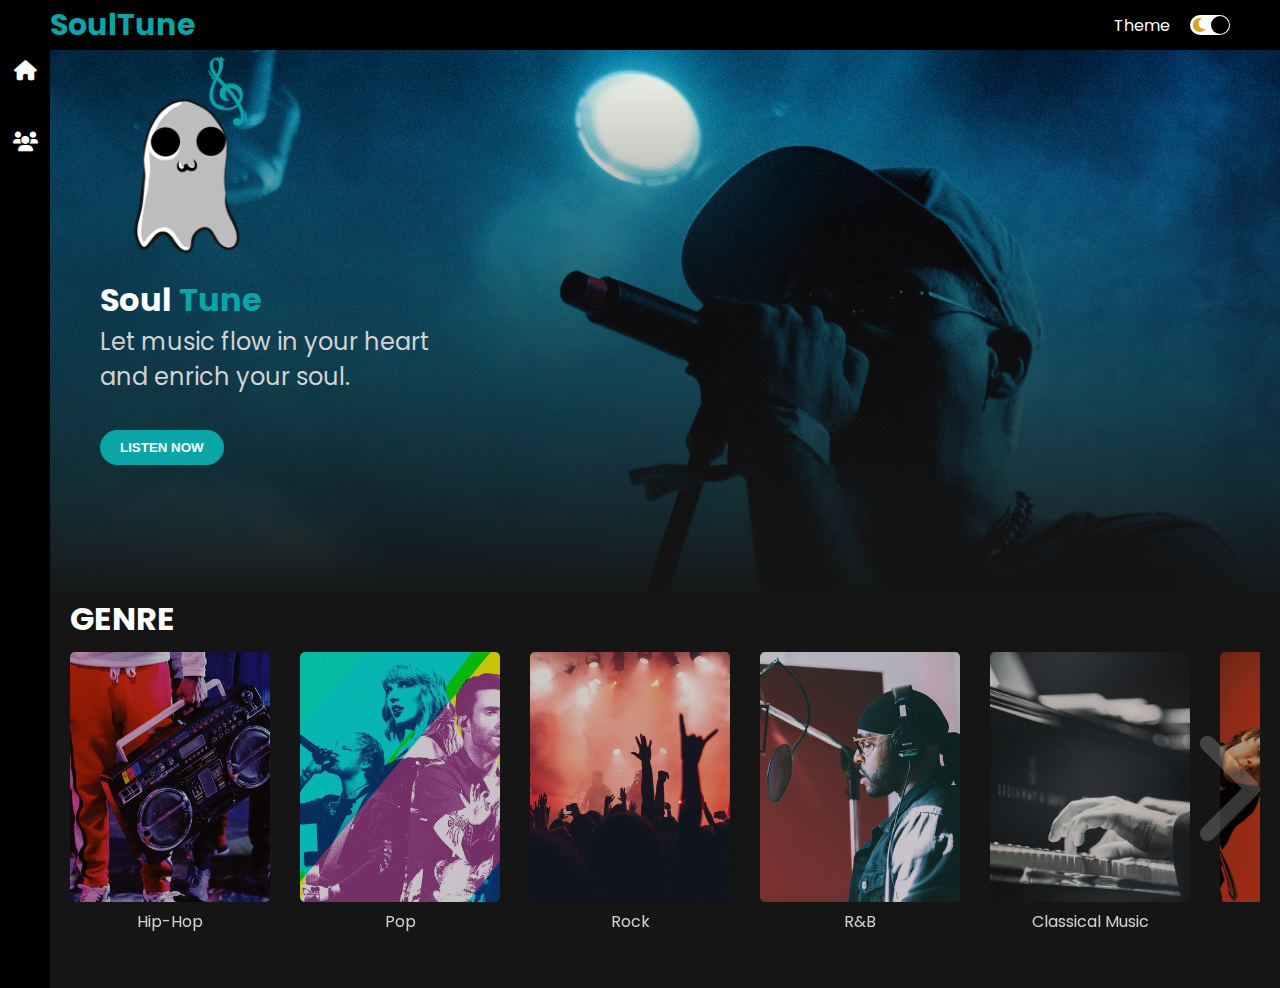
<file: index.html>
<!DOCTYPE html>
<html lang="en">
  <head>
    <meta charset="UTF-8" />
    <meta http-equiv="X-UA-Compatible" content="IE=edge" />
    <meta
      name="viewport"
      content="width=
    , initial-scale=1.0"
    />
    <!-- Google fonts link -->
    <link rel="preconnect" href="https://fonts.googleapis.com" />
    <link
      href="https://fonts.googleapis.com/css2?family=Poppins:ital,wght@0,100;0,200;0,300;0,400;0,600;1,200&display=swap"
      rel="stylesheet"
    />
    <!-- fontawsome link -->
    <link
      rel="stylesheet"
      href="https://cdnjs.cloudflare.com/ajax/libs/font-awesome/6.0.0-beta3/css/all.min.css"
    />
    <link rel="stylesheet" href="./style.css" />
    <title>SoulTune</title>
    <link rel="icon" href="/img/logo.png">
  </head>
  <body>
    <!-- Navigation bar and its contents -->
    <div class="navbar">
      <div class="navbar-container">
        <!-- logo -->
        <div class="logo-container">
          <a href="/index.html"><h1 class="logo">SoulTune</h1></a></div>
        <!-- menu -->
        <div class="menu-container">
          <ul class="menu-list">
     
           
          </ul>
        </div>
        <!-- profile -->
        <div class="profile-container">
         
          <div class="profile-text-container">
            <span class="profile-text">Theme</span>
         
          </div>
          <div class="toggle">
            <i class="fas fa-moon toggle-icon"></i>
            <i class="fas fa-sun toggle-icon"></i>
            <div class="toggle-ball"></div>
          </div>
        </div>
      </div>
    </div>
    <!-- SYMBOLS/ ICONS -->
    <div class="sidebar">
      <a href="/index.html"><i class="left-menu-icon fas fa-home"></i></a>
      <a href="/Aboutus.html"><i class="left-menu-icon fas fa-users"></i></a>
      
      
    
      <!-- I assume I don't need these -->
      <i class="fas fa-shopping-cart"></i>
    </div>
    <div class="container">
      <div class="content-container">
        <!-- Featured Content (DJANGO) -->
        <!-- Background Image with the linear gradient -->
        <div
          class="featured-content"
          style="
            background: linear-gradient(to bottom, rgba(0, 0, 0, 0), #151515),
              url('img/backgroundsong.png');
          "
        >
          <!-- Featured content logo -->
          <img class="featured-title" src="img/logo.png" alt="" />
          <div class="featureds">
            <span style="font-weight: bold; font-size: xx-large;">Soul</span><span style="font-weight: bold; font-size: xx-large; color: #09a5a7;"> Tune</span>
            <br />
            <p style="font-size: x-large;" class="featured-desc">
              Let music flow in your heart and enrich your soul.
            </p>
          </div>
          <!-- Featured Content Button  -->
          <a href="/Musicplayer10.html"><button class="featured-button">LISTEN NOW</button></a>
          
        </div>
        <!-- NEW REALEASE -->
        <div class="movie-list-container">
          <!-- MOVIE list -->
          <h1 class="movie-list-title">GENRE</h1>
          <div class="movie-list-wrapper">
            <div class="movie-list">
              <div class="movie-list-item">
                <!-- Her Picture -->
                <img class="movie-list-item-img" src ="img/Hiphop cover.jpg" alt="" />
                
                <span class="movie-list-item-title">Hip-Hop</span>
                
                <p class="movie-list-item-desc">
                  Hip hop music or hip-hop music, also known as rap music, is a genre of popular music developed in the United States by inner-city African Americans.
                </p>
                <p class="movie-list-item-desc2"><center>Hip-Hop</center></p>
                <a href="/Musicplayer1.html"><button class="movie-list-item-button">Listen</button></a>
                
              </div>
              <div class="movie-list-item">
                <!-- Her Picture -->
                <img class="movie-list-item-img" src="img/Pop music cover.jpg" alt="" />
                <span class="movie-list-item-title">Pop</span>
                <p class="movie-list-item-desc2"><center>Pop</center></p>
                <p class="movie-list-item-desc">
                   Popular with many people because it consists of short songs with a strong beat and simple tunes that are easy to remember.
                </p>
                <a href="/Musicplayer2.html"><button class="movie-list-item-button">Listen</button></a>
              </div>
              <div class="movie-list-item">
                <!-- Her Picture -->
                <img class="movie-list-item-img" src="img/rock cover.jpg" alt="" />
                <span class="movie-list-item-title">Rock</span>
                <p class="movie-list-item-desc2"><center>Rock</center></p>
                <p class="movie-list-item-desc">
                  Originally associated with youth revolt and transgression, the genre is known for energetic performances, catchy melodies, and often insightful lyrics.
                </p>
                <a href="/Musicplayer3.html"><button class="movie-list-item-button">Listen</button></a>
              </div>
              <div class="movie-list-item">
                <!-- Her Picture -->
                <img class="movie-list-item-img" src="img/r&b cover.jpg" alt="" />
                <span class="movie-list-item-title">R&B</span>
                <p class="movie-list-item-desc2"><center>R&B</center></p>
                <p class="movie-list-item-desc">
                  Rhythm and blues is a musical genre developed by Black Americans in the 1940s that's been continuously refined through the present day.
                </p>
                <a href="/Musicplayer4.html"><button class="movie-list-item-button">Listen</button></a>
              </div>
              <div class="movie-list-item">
                <!-- Her Picture -->
                <img class="movie-list-item-img" src="img/classical music cover.jpg" alt="" />
                <span class="movie-list-item-title">Classical Music</span>
                <p class="movie-list-item-desc2"><center>Classical Music</center></p>
                <p class="movie-list-item-desc">
                  The formal musical tradition of the Western world, considered to be distinct from Western folk music or popular music traditions.
                </p>
                <a href="/Musicplayer5.html"><button class="movie-list-item-button">Listen</button></a>
              </div>
              <div class="movie-list-item">
                <!-- Her Picture -->
                <img class="movie-list-item-img" src="img/OPM cover.jpg" alt="" />
                <span class="movie-list-item-title">OPM</span>
                <p class="movie-list-item-desc2"><center>OPM</center></p>
                <p class="movie-list-item-desc">
                  Music of the Philippines include musical performance arts in the Philippines or by Filipinos composed in various genres and styles. 
                </p>
                <a href="/Musicplayer6.html"><button class="movie-list-item-button">Listen</button></a>
              </div>
              <div class="movie-list-item">
                <!-- Her Picture -->
                <img class="movie-list-item-img" src="img/lofi cover.jpg" alt="" />
                <span class="movie-list-item-title">Lo-Fi</span>
                <p class="movie-list-item-desc2"><center>Lo-Fi</center></p>
                <p class="movie-list-item-desc">
                  Lo-fi is a music in which elements regarded as imperfections of a recording are audible, sometimes as a deliberate aesthetic choice.
                </p>
                <a href="/Musicplayer7.html"><button class="movie-list-item-button">Listen</button></a>
              </div>
              <div class="movie-list-item">
                <!-- Her Picture -->
                <img class="movie-list-item-img" src="img/country music cover.jpg" alt="" />
                <span class="movie-list-item-title">Country</span>
                <p class="movie-list-item-desc2"><center>country</center></p>
                <p class="movie-list-item-desc">
                  a style and genre of largely string-accompanied American popular music having roots in the folk music of the Southeast and cowboy music of the West
                </p>
                <a href="/Musicplayer8.html"><button class="movie-list-item-button">Listen</button></a>
              </div>
              <div class="movie-list-item">
                <!-- Her Picture -->
                <img class="movie-list-item-img" src="img/funk cover.jpg" alt="" />
                <span class="movie-list-item-title">Funk</span>
                <p class="movie-list-item-desc2"><center>Funk</center></p>
                <p class="movie-list-item-desc">
                  Urban dance music driven by bass lines
                  , drumbeats and accented by any number of instruments, all working toward a “groove.”
                </p>
                <a href="/Musicplayer9.html"><button class="movie-list-item-button">Listen</button></a>
              </div>
              
            
            </div>
            <i class="fas fa-chevron-right arrow"></i>
          </div>
        </div>

      
    <!-- Script link for JavaScript -->
    <script src="app.js"></script>
  </body>
</html>
</file>
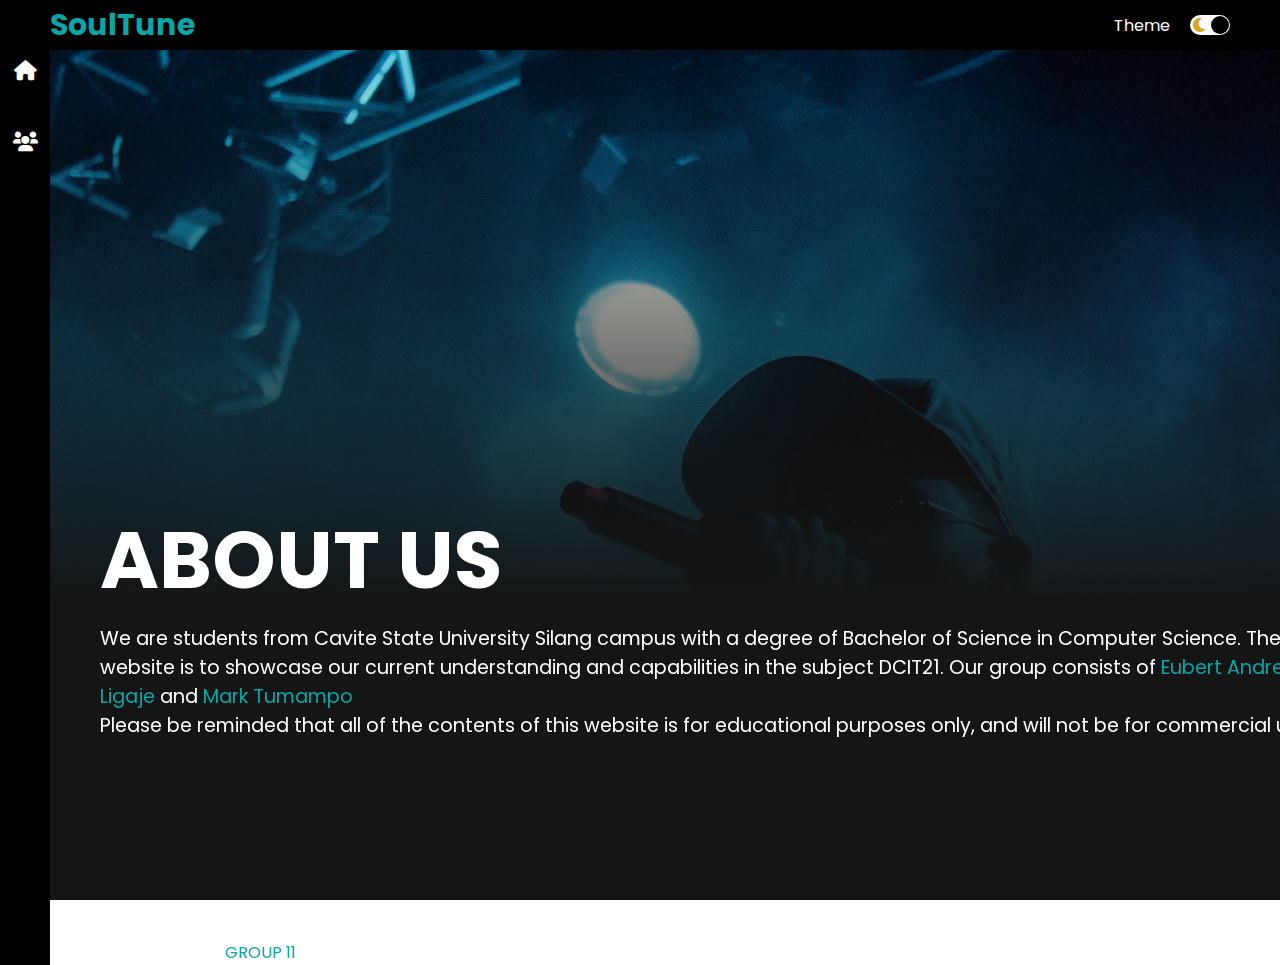
<file: Aboutus.html>
<!DOCTYPE html>
<html lang="en">
<head>
    <meta charset="UTF-8">
    <meta http-equiv="X-UA-Compatible" content="IE=edge">
    <meta name="viewport" content="width=device-width, initial-scale=1.0">
   
<!-- Google fonts link -->
    <link rel="preconnect" href="https://fonts.googleapis.com" />
    
    <link
      href="https://fonts.googleapis.com/css2?family=Poppins:ital,wght@0,100;0,200;0,300;0,400;0,600;1,200&display=swap"
      rel="stylesheet"
    />
    <!-- fontawsome link -->
    <link
      rel="stylesheet"
      href="https://cdnjs.cloudflare.com/ajax/libs/font-awesome/6.0.0-beta3/css/all.min.css"
    />
    <link rel="stylesheet" href="./style.css" />
    <link rel="stylesheet" href="./style2.css" />
    <title>Soultune</title>
    <link rel="icon" href="/img/logo.png">
  </head>
  <body>
    <!-- Navigation bar and its contents -->
    <div class="navbar">
      <div class="navbar-container">
        <!-- logo -->
        <div class="logo-container"><a href="/index.html"><h1 class="logo">SoulTune</h1></a></div>
        <!-- menu -->
        <div class="menu-container">
          <ul class="menu-list">
     
           
          </ul>
        </div>
        <!-- profile -->
        <div class="profile-container">
         
          <div class="profile-text-container">
            <span class="profile-text">Theme</span>
         
          </div>
          <div class="toggle">
            <i class="fas fa-moon toggle-icon"></i>
            <i class="fas fa-sun toggle-icon"></i>
            <div class="toggle-ball"></div>
          </div>
        </div>
      </div>
    </div>
    <!-- SYMBOLS/ ICONS -->
    <div class="sidebar">
      <a href="/index.html"><i class="left-menu-icon fas fa-home"></i></a>
      <a href="/Aboutus.html"><i class="left-menu-icon fas fa-users"></i></a>
      
      
      <!-- I assume I don't need these -->
      <i class="fas fa-shopping-cart"></i>
    </div>
    <div class="container">
      <div class="content-container">
        <!-- Featured Content (DJANGO) -->
        <!-- Background Image with the linear gradient -->
        <div
          class="featured-content"
          style="
            background: linear-gradient(to bottom, rgba(0, 0, 0, 0), #151515),
              url('img/backgroundsong.jpg');
          "
        >
<body>
    <div class="aboutus">
        <p>ABOUT US</p>
    </div>
    <DIV class="desc">We are students from Cavite State University Silang campus with a degree of Bachelor of Science in Computer Science. The purpose of this website is to showcase our current understanding and capabilities in the subject DCIT21. Our group consists of <span style="color: #09a5a7 ;">Eubert Andrei Esguerra</span>, <span style="color: #09a5a7 ;">Kyle Ligaje</span> and <span style="color: #09a5a7 ;">Mark Tumampo</span> <br> Please be reminded that all of the contents of this website is for educational purposes only, and will not be for commercial use.</DIV>

    <div class="about-us">
      <span class="span">Made by:</span> <span style="color: #09a5a7 ;">GROUP 11</span>
    </div>
</body>
</html>
</file>
<file: style.css>
* {
  margin: 0;
}

body {
  font-family: "Poppins", sans-serif;
}
/* navigation bar */
.navbar {
  width: 100%;
  height: 50px;
  background-color: black;
}
.navbar-container {
  display: flex;
  align-items: center;
  padding: 0 50px;
  height: 100%;
  color: white;
}
a {
  text-decoration: none;
}
/* Logo */
.logo-container {
  flex: 1;
}
.logo {
  font-size: 30px;
  color: #09a5a7;
}
/* Menu */
.menu-container {
  flex: 6;
}
.menu-list {
  display: flex;
  list-style: none;
}
/* Navigation bar list */
.menu-list-item {
  margin-right: 30px;
  cursor: pointer;
}
.menu-list-item.active {
  font-weight: bold;
}
/* Profile */
.profile-container {
  flex: 2;
  display: flex;
  align-items: center;

  justify-content: flex-end;
}
.profile-text-container {
  margin: 0 20px;
}
.profile-picture {
  width: 32px;
  height: 32px;
  border-radius: 50%;
  object-fit: cover;
}
/* toggle of the light and dark theme */
.toggle {
  width: 40px;
  height: 20px;
  background-color: white;
  border-radius: 30px;
  display: flex;
  align-items: center;
  justify-content: space-around;
  position: relative;
}
.toggle-icon {
  color: goldenrod;
}
.toggle-ball {
  width: 18px;
  height: 18px;
  background-color: black;
  position: absolute;
  right: 1px;
  border-radius: 50%;
  cursor: pointer;
  transition: 0.5s ease all;
}
/* Side bar */
.sidebar {
  width: 50px;
  height: 110%;
  background-color: black;

  position: fixed;
  top: 0;
  display: flex;
  flex-direction: column;
  align-items: center;
  padding-top: 60px;
}
/* Icons in the sidebar */
.left-menu-icon {
  color: white;
  font-size: 20px;
  margin-bottom: 50px;
  cursor: pointer;
}
/* container. The main Body */
.container {
  background-color: #151515;
  min-height: calc(100vh - 50px);
  color: white;
}
/* adjusting container to the left */
.content-container {
  margin-left: 50px;
}
.featureds {
  position: relative;
  top: -40px;
}
/* Background picture (The feautured content) */
.featured-content {
  height: 50vh;
  padding: 50px;
}
/* DJANGO */
.featured-title {
  width: 200px;
  position: relative;
  top: -50px;
}
/* description and its settings */
.featured-desc {
  width: 350px;
  color: lightgray;
}
/* The watch now button */
.featured-button {
  background-color: #09a5a7;
  color: white;
  margin-top: -10px;
  padding: 10px 20px;
  border-radius: 20px;
  border: none;
  outline: none;
  font-weight: bolder;
  cursor: pointer;
}
/* Parent class 1 of the container of the movie list */
.movie-list-container {
  padding: 20px;
  position: relative;
  top: -25px;
}
/* Parent class 2 Wrapper */
.movie-list-wrapper {
  position: relative;
  overflow: hidden;
}
/* Parent class 3 of the movie list */
.movie-list {
  display: flex;
  height: 300px;
  align-items: center;
  transform: translateX(0);
  transition: 0.5s all ease-in-out;
}
/* tHIS IS WHERE YOU CAN EDIT SPACE BETWEEN IMAGES */
.movie-list-item {
  margin-right: 30px;
  position: relative;
  opacity: 0.8;
}
/* The small to big hover effect */
.movie-list-item:hover .movie-list-item-img {
  transform: scale(1.1);
  margin: 0 30px;
  opacity: 0.5;
}
/*  */
.movie-list-item:hover .movie-list-item-title,
.movie-list-item:hover .movie-list-item-desc,
.movie-list-item:hover .movie-list-item-button {
  opacity: 1;
}
/* The size, settings and transition of the images */
.movie-list-item-img {
  width: 200px;
  height: 250px;
  object-fit: cover;
  transition: all 0.3s ease-in-out;
  border-radius: 5px;
}
/* The title of the movie that is inside the movie pictures */
.movie-list-item-title {
  background-color: #333;
  padding: 0 10px;
  font-style: 32px;
  font-weight: bold;
  position: absolute;
  top: 10%;
  left: 50px;
  opacity: 0;
  transition: 0.5s all ease-in-out;
  border-radius: 10px;
}
/* The description inside the images */
.movie-list-item-desc {
  background-color: #333;
  padding: 5px;
  font-style: 14px;
  position: absolute;
  top: 21%;
  left: -10px;
  font-size: 11.5px;
  width: 150px;
  left: 40px;
  opacity: 0;
  transition: 0.5s all ease-in-out;
  border-radius: 10px;
}
.movie-list-item-desc2 {
  position: absolute;
}

/* The button inside the images after hover */
.movie-list-item-button {
  padding: 10px;
  background-color: #09a5a7;
  color: white;
  border-radius: 10px;
  outline: none;
  border: none;
  cursor: pointer;
  position: absolute;
  bottom: 38px;
  left: 90px;
  opacity: 0;
  transition: 0.5s all ease-in-out;
}

/* Arrow button for slide bar */
.arrow {
  font-size: 120px;
  position: absolute;
  top: 85px;
  right: 0;
  color: white;
  opacity: 0.2;
  cursor: pointer;
}

/* white mode settings */
.container.active {
  background-color: white;
}
.movie-list-title.active {
  color: black;
}

.navbar-container.active {
  background-color: white;
  color: black;
}

.sidebar.active {
  background-color: white;
}

.left-menu-icon.active {
  color: black;
}

.toggle.active {
  background-color: black;
}
.toggle-ball.active {
  background-color: white;
  transform: translateX(-20px);
}

@media only screen and (max-width: 940px) {
  .menu-container {
    display: none;
  }
}
</file>
<file: style2.css>
.aboutus {
  position: absolute;
  bottom: 280px;
  font-size: 80px;
  font-weight: bolder;
}

.desc {
  position: absolute;
  bottom: 160px;
  font-size: larger;
  width: 1330px;
}

.about-us {
  position: relative;
  bottom: -840px;
  left: 50px;
}
.span {
  opacity: 0.4;
}
</file>
